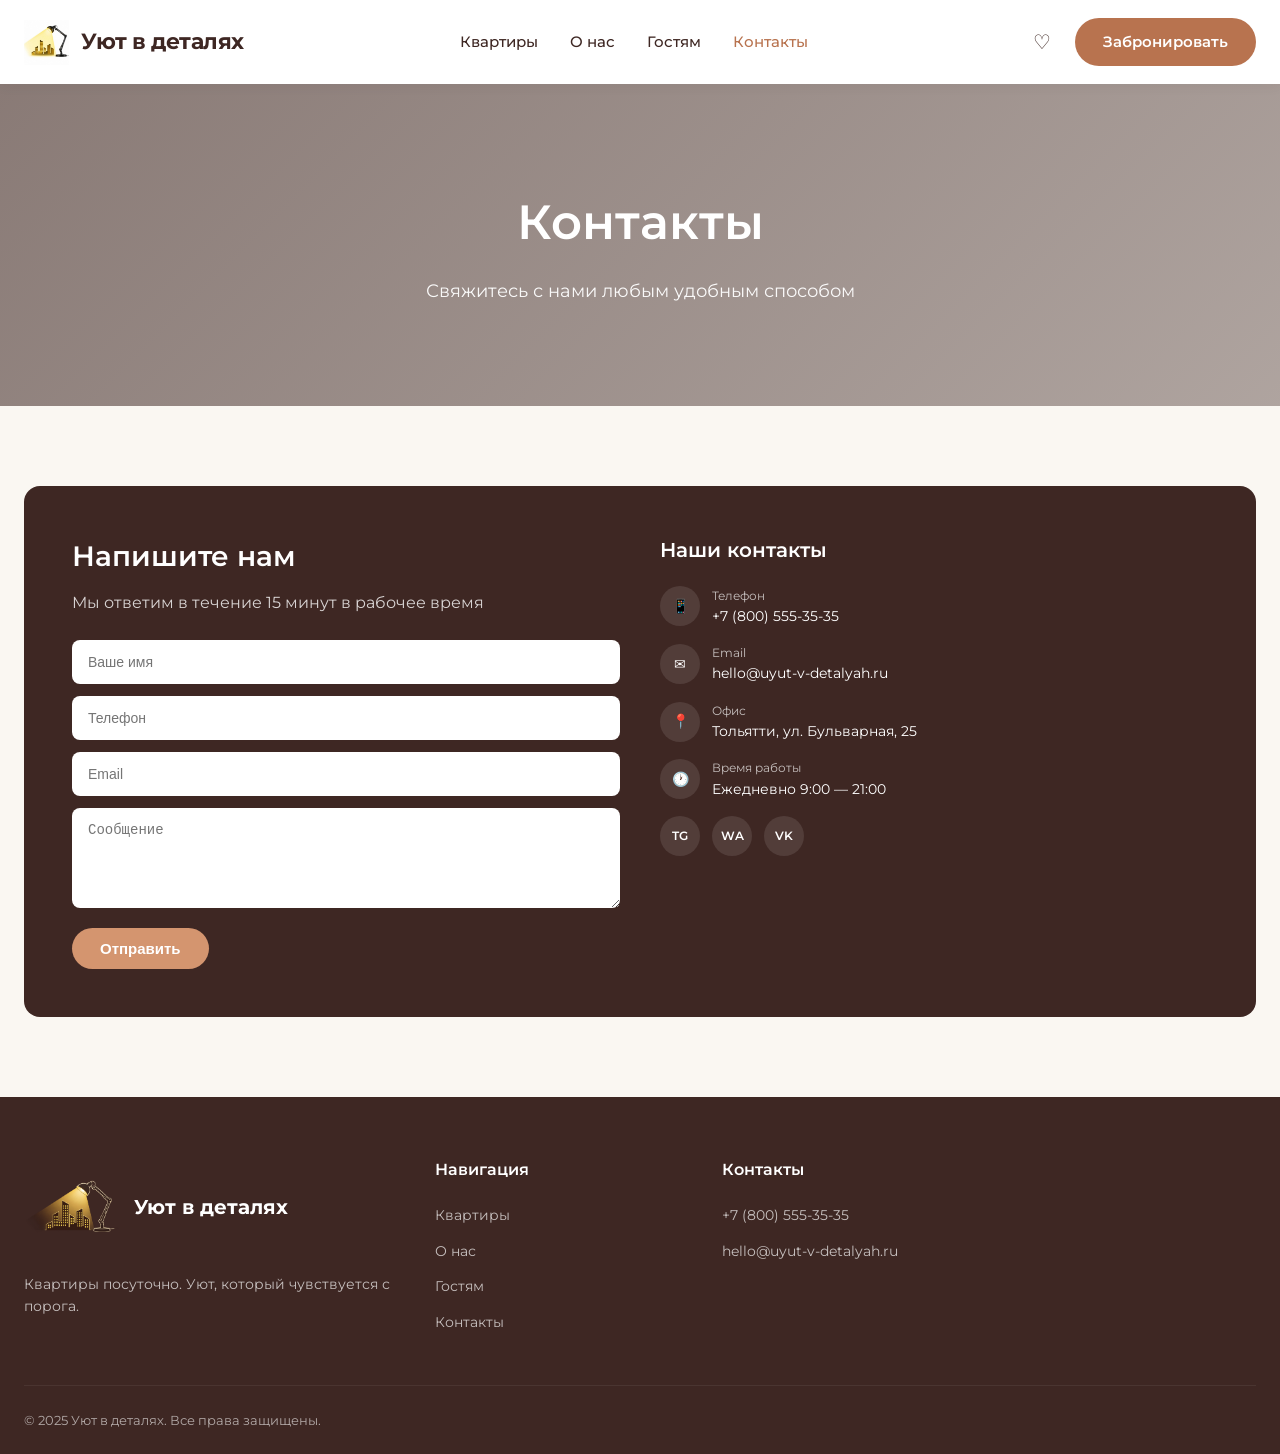
<file: contacts.html>
<!DOCTYPE html>
<html lang="ru">
<head>
  <meta charset="UTF-8">
  <meta name="viewport" content="width=device-width, initial-scale=1.0">
  <title>Контакты — Уют в деталях</title>
  <link rel="stylesheet" href="css/style.css">
  <link rel="stylesheet" href="css/contacts.css">
  <link rel="preconnect" href="https://fonts.googleapis.com">
  <link rel="preconnect" href="https://fonts.gstatic.com" crossorigin>
  <link href="https://fonts.googleapis.com/css2?family=Montserrat:wght@300;400;500;600;700&family=Playfair+Display:wght@400;600;700&display=swap" rel="stylesheet">
</head>
<body>

  <header class="header">
    <div class="container header-inner">
      <a class="logo" href="index.html">
        <img class="logo-ikon" src="img/logo.jpg" alt="Логотип">
        <span class="logo-text">Уют в деталях</span>
      </a>
      <nav class="nav">
        <a href="catalog.html">Квартиры</a>
        <a href="about.html">О нас</a>
        <a href="guests.html">Гостям</a>
        <a href="contacts.html" class="active">Контакты</a>
      </nav>
      <div class="header-actions">
        <button class="icon-btn" title="Избранное">♡</button>
        <a href="catalog.html" class="btn-primary">Забронировать</a>
      </div>
    </div>
  </header>

  <section class="about-hero">
    <div class="container">
      <h1>Контакты</h1>
      <p>Свяжитесь с нами любым удобным способом</p>
    </div>
  </section>

  <section class="section">
    <div class="container">
      <div class="contact-block contact-block-top">
        <div>
          <h3>Напишите нам</h3>
          <p>Мы ответим в течение 15 минут в рабочее время</p>
          <form class="contact-form" id="contact-form">
            <input type="text" placeholder="Ваше имя" required>
            <input type="tel" placeholder="Телефон" required>
            <input type="email" placeholder="Email" required>
            <textarea placeholder="Сообщение" required></textarea>
            <button type="submit" class="btn-primary btn-light">Отправить</button>
          </form>
        </div>
        <div>
          <h4>Наши контакты</h4>
          <div class="contact-item">
            <div class="contact-item-icon">📱</div>
            <div>
              <div class="contact-item-label">Телефон</div>
              <div>+7 (800) 555-35-35</div>
            </div>
          </div>
          <div class="contact-item">
            <div class="contact-item-icon">✉</div>
            <div>
              <div class="contact-item-label">Email</div>
              <div>hello@uyut-v-detalyah.ru</div>
            </div>
          </div>
          <div class="contact-item">
            <div class="contact-item-icon">📍</div>
            <div>
              <div class="contact-item-label">Офис</div>
              <div>Тольятти, ул. Бульварная, 25</div>
            </div>
          </div>
          <div class="contact-item">
            <div class="contact-item-icon">🕐</div>
            <div>
              <div class="contact-item-label">Время работы</div>
              <div>Ежедневно 9:00 — 21:00</div>
            </div>
          </div>
          <div class="footer-social footer-social-dark">
            <a href="#">TG</a>
            <a href="#">WA</a>
            <a href="#">VK</a>
          </div>
        </div>
      </div>
    </div>
  </section>

  <footer class="footer">
    <div class="container">
      <div class="footer-grid">
        <div>
          <div class="footer-logo">
            <img class="logo-ikon" src="img/logo.png" alt="Логотип Уют в деталях" style="height: 100px;">
            <span class="footer-logo-text">Уют в деталях</span>
          </div>
          <p class="footer-desc">Квартиры посуточно. Уют, который чувствуется с порога.</p>
        </div>
        <div>
          <h4>Навигация</h4>
          <ul class="footer-links">
            <li><a href="catalog.html">Квартиры</a></li>
            <li><a href="about.html">О нас</a></li>
            <li><a href="guests.html">Гостям</a></li>
            <li><a href="contacts.html">Контакты</a></li>
          </ul>
        </div>
        <div>
          <h4>Контакты</h4>
          <ul class="footer-links">
            <li><a href="tel:+78005553535">+7 (800) 555-35-35</a></li>
            <li><a href="mailto:hello@uyut-v-detalyah.ru">hello@uyut-v-detalyah.ru</a></li>
          </ul>
        </div>
      </div>
      <div class="footer-bottom">
        <div>© 2025 Уют в деталях. Все права защищены.</div>
      </div>
    </div>
  </footer>

  <script src="js/main.js"></script>
  <script src="js/contacts.js"></script>
</body>
</html>
</file>
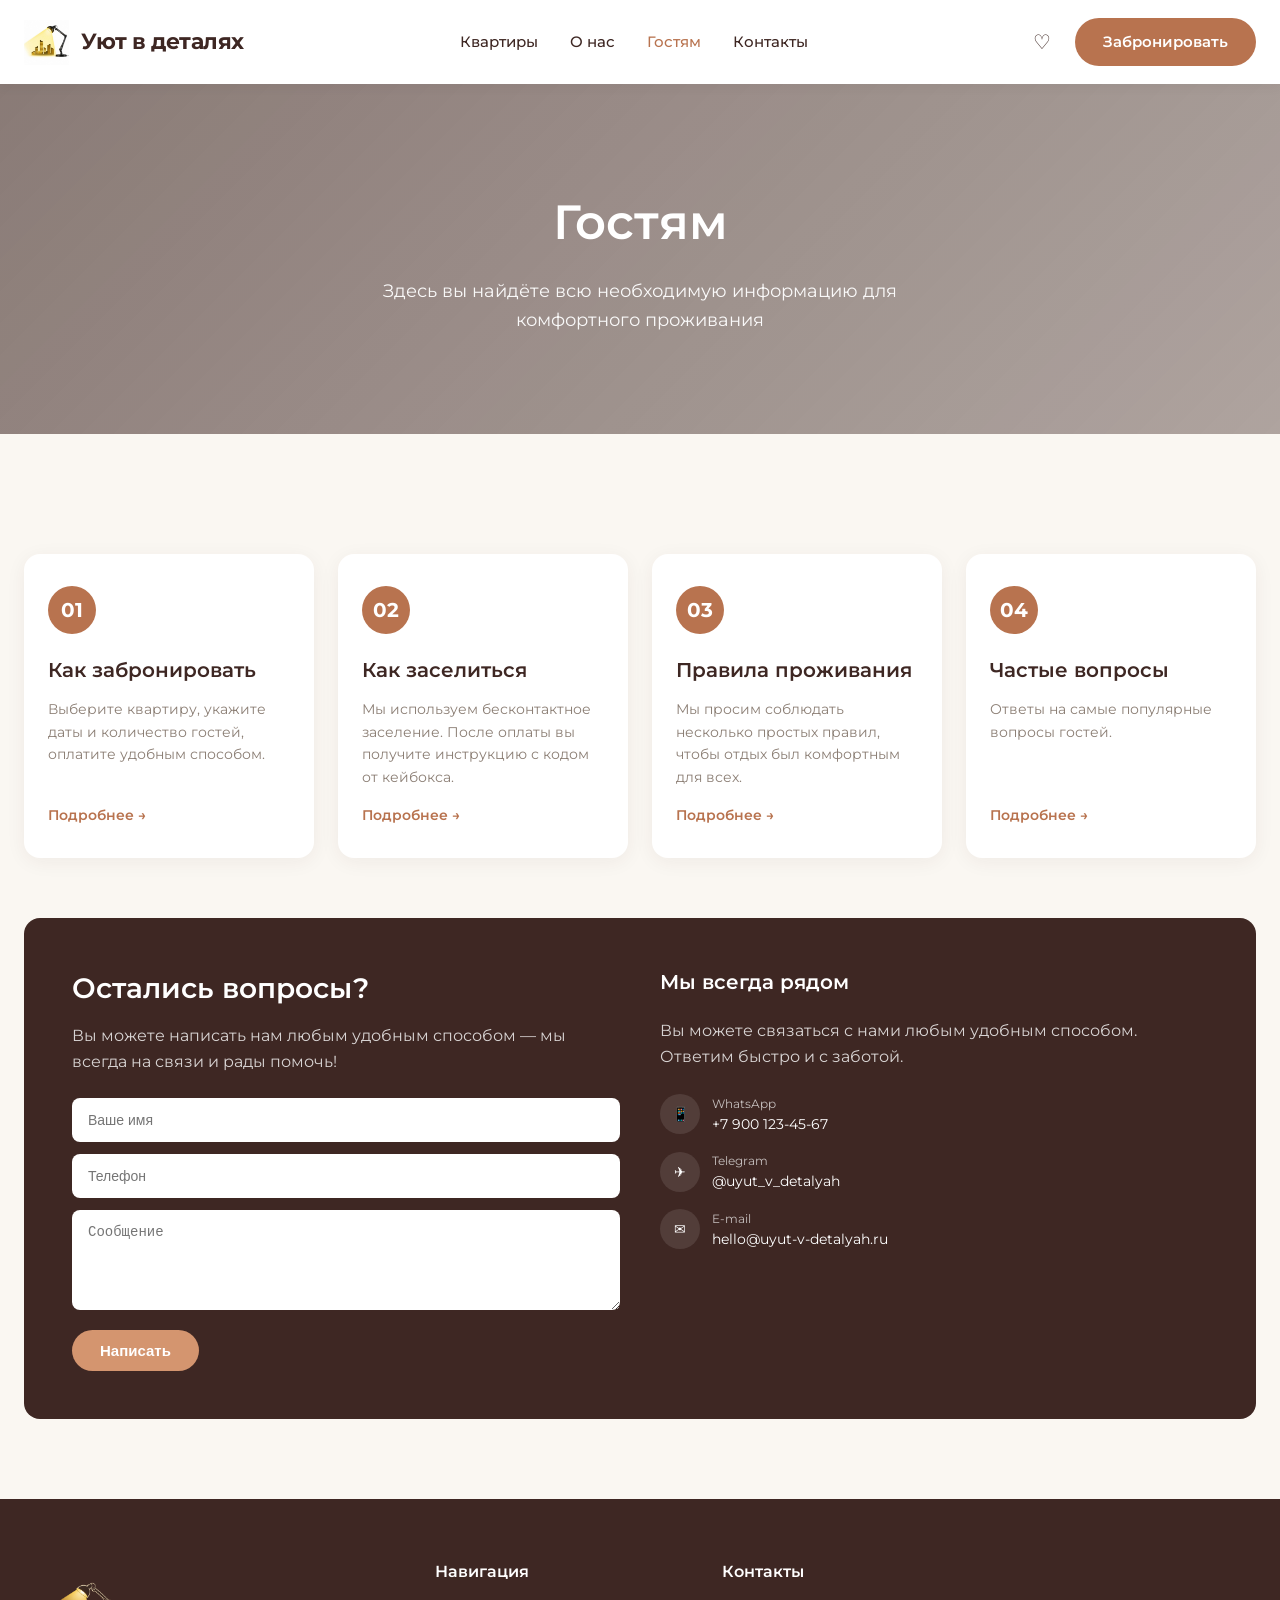
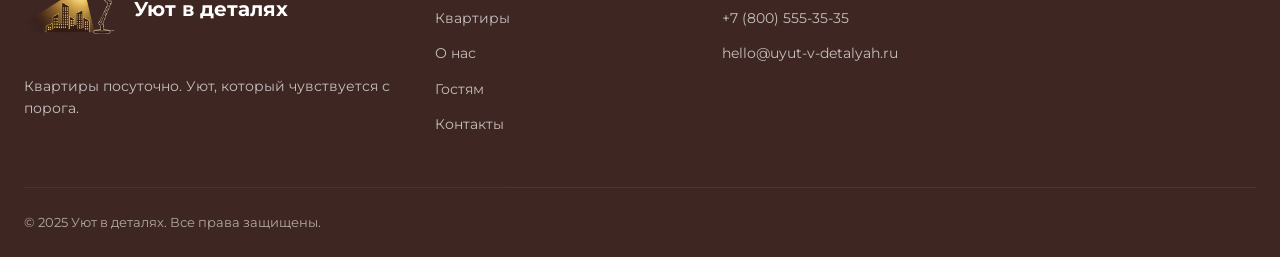
<file: guests.html>
<!DOCTYPE html>
<html lang="ru">
<head>
  <meta charset="UTF-8">
  <meta name="viewport" content="width=device-width, initial-scale=1.0">
  <title>Гостям — Уют в деталях</title>
  <link rel="stylesheet" href="css/style.css">
  <link rel="stylesheet" href="css/guests.css">
  <link rel="preconnect" href="https://fonts.googleapis.com">
  <link rel="preconnect" href="https://fonts.gstatic.com" crossorigin>
  <link href="https://fonts.googleapis.com/css2?family=Montserrat:wght@300;400;500;600;700&family=Playfair+Display:wght@400;600;700&display=swap" rel="stylesheet">
</head>
<body>

  <header class="header">
    <div class="container header-inner">
      <a class="logo" href="index.html">
        <img class="logo-ikon" src="img/logo.jpg" alt="Логотип">
        <span class="logo-text">Уют в деталях</span>
      </a>
      <nav class="nav">
        <a href="catalog.html">Квартиры</a>
        <a href="about.html">О нас</a>
        <a href="guests.html" class="active">Гостям</a>
        <a href="contacts.html">Контакты</a>
      </nav>
      <div class="header-actions">
        <button class="icon-btn" title="Избранное">♡</button>
        <a href="catalog.html" class="btn-primary">Забронировать</a>
      </div>
    </div>
  </header>

  <section class="about-hero">
    <div class="container">
      <h1>Гостям</h1>
      <p>Здесь вы найдёте всю необходимую информацию для комфортного проживания</p>
    </div>
  </section>

  <section class="section">
    <div class="container">
      <div class="steps-grid">
        <div class="step-card">
          <div class="step-number">01</div>
          <h3>Как забронировать</h3>
          <p>Выберите квартиру, укажите даты и количество гостей, оплатите удобным способом.</p>
          <a href="brone.html" class="step-link">Подробнее →</a>
        </div>
        <div class="step-card">
          <div class="step-number">02</div>
          <h3>Как заселиться</h3>
          <p>Мы используем бесконтактное заселение. После оплаты вы получите инструкцию с кодом от кейбокса.</p>
          <a href="zaselenie.html" class="step-link">Подробнее →</a>
        </div>
        <div class="step-card">
          <div class="step-number">03</div>
          <h3>Правила проживания</h3>
          <p>Мы просим соблюдать несколько простых правил, чтобы отдых был комфортным для всех.</p>
          <a href="pravila.html" class="step-link">Подробнее →</a>
        </div>
        <div class="step-card">
          <div class="step-number">04</div>
          <h3>Частые вопросы</h3>
          <p>Ответы на самые популярные вопросы гостей.</p>
          <a href="#" class="step-link">Подробнее →</a>
        </div>
      </div>

      <div class="contact-block">
        <div>
          <h3>Остались вопросы?</h3>
          <p>Вы можете написать нам любым удобным способом — мы всегда на связи и рады помочь!</p>
          <form class="contact-form" id="guest-form">
            <input type="text" placeholder="Ваше имя" required>
            <input type="tel" placeholder="Телефон" required>
            <textarea placeholder="Сообщение" required></textarea>
            <button type="submit" class="btn-primary btn-light">Написать</button>
          </form>
        </div>
        <div>
          <h4>Мы всегда рядом</h4>
          <p class="contact-desc">Вы можете связаться с нами любым удобным способом. Ответим быстро и с заботой.</p>
          <div class="contact-item">
            <div class="contact-item-icon">📱</div>
            <div>
              <div class="contact-item-label">WhatsApp</div>
              <div>+7 900 123-45-67</div>
            </div>
          </div>
          <div class="contact-item">
            <div class="contact-item-icon">✈</div>
            <div>
              <div class="contact-item-label">Telegram</div>
              <div>@uyut_v_detalyah</div>
            </div>
          </div>
          <div class="contact-item">
            <div class="contact-item-icon">✉</div>
            <div>
              <div class="contact-item-label">E-mail</div>
              <div>hello@uyut-v-detalyah.ru</div>
            </div>
          </div>
        </div>
      </div>
    </div>
  </section>

  <footer class="footer">
    <div class="container">
      <div class="footer-grid">
        <div>
          <div class="footer-logo">
            <img class="logo-ikon" src="img/logo.png" alt="Логотип Уют в деталях" style="height: 100px;">
            <span class="footer-logo-text">Уют в деталях</span>
          </div>
          <p class="footer-desc">Квартиры посуточно. Уют, который чувствуется с порога.</p>
        </div>
        <div>
          <h4>Навигация</h4>
          <ul class="footer-links">
            <li><a href="catalog.html">Квартиры</a></li>
            <li><a href="about.html">О нас</a></li>
            <li><a href="guests.html">Гостям</a></li>
            <li><a href="contacts.html">Контакты</a></li>
          </ul>
        </div>
        <div>
          <h4>Контакты</h4>
          <ul class="footer-links">
            <li><a href="tel:+78005553535">+7 (800) 555-35-35</a></li>
            <li><a href="mailto:hello@uyut-v-detalyah.ru">hello@uyut-v-detalyah.ru</a></li>
          </ul>
        </div>
      </div>
      <div class="footer-bottom">
        <div>© 2025 Уют в деталях. Все права защищены.</div>
      </div>
    </div>
  </footer>

  <script src="js/main.js"></script>
  <script src="js/guests.js"></script>
</body>
</html>
</file>
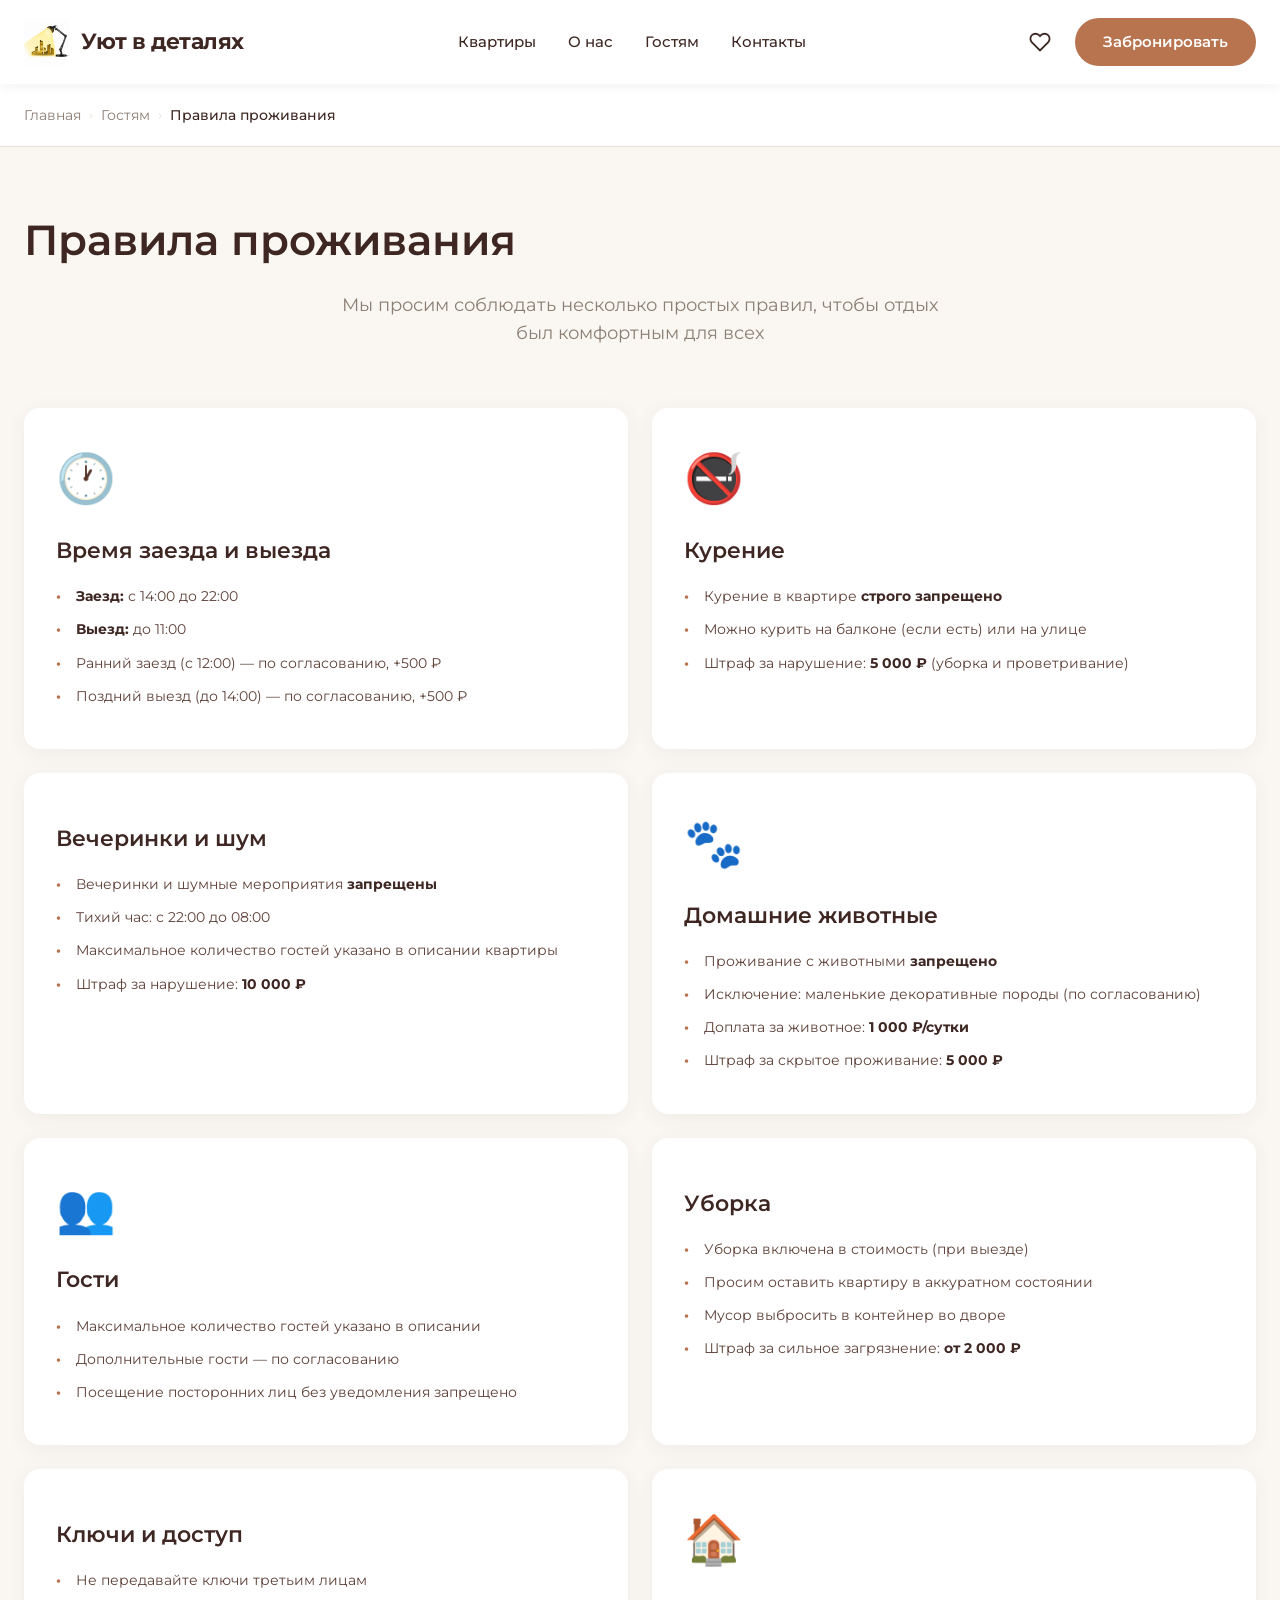
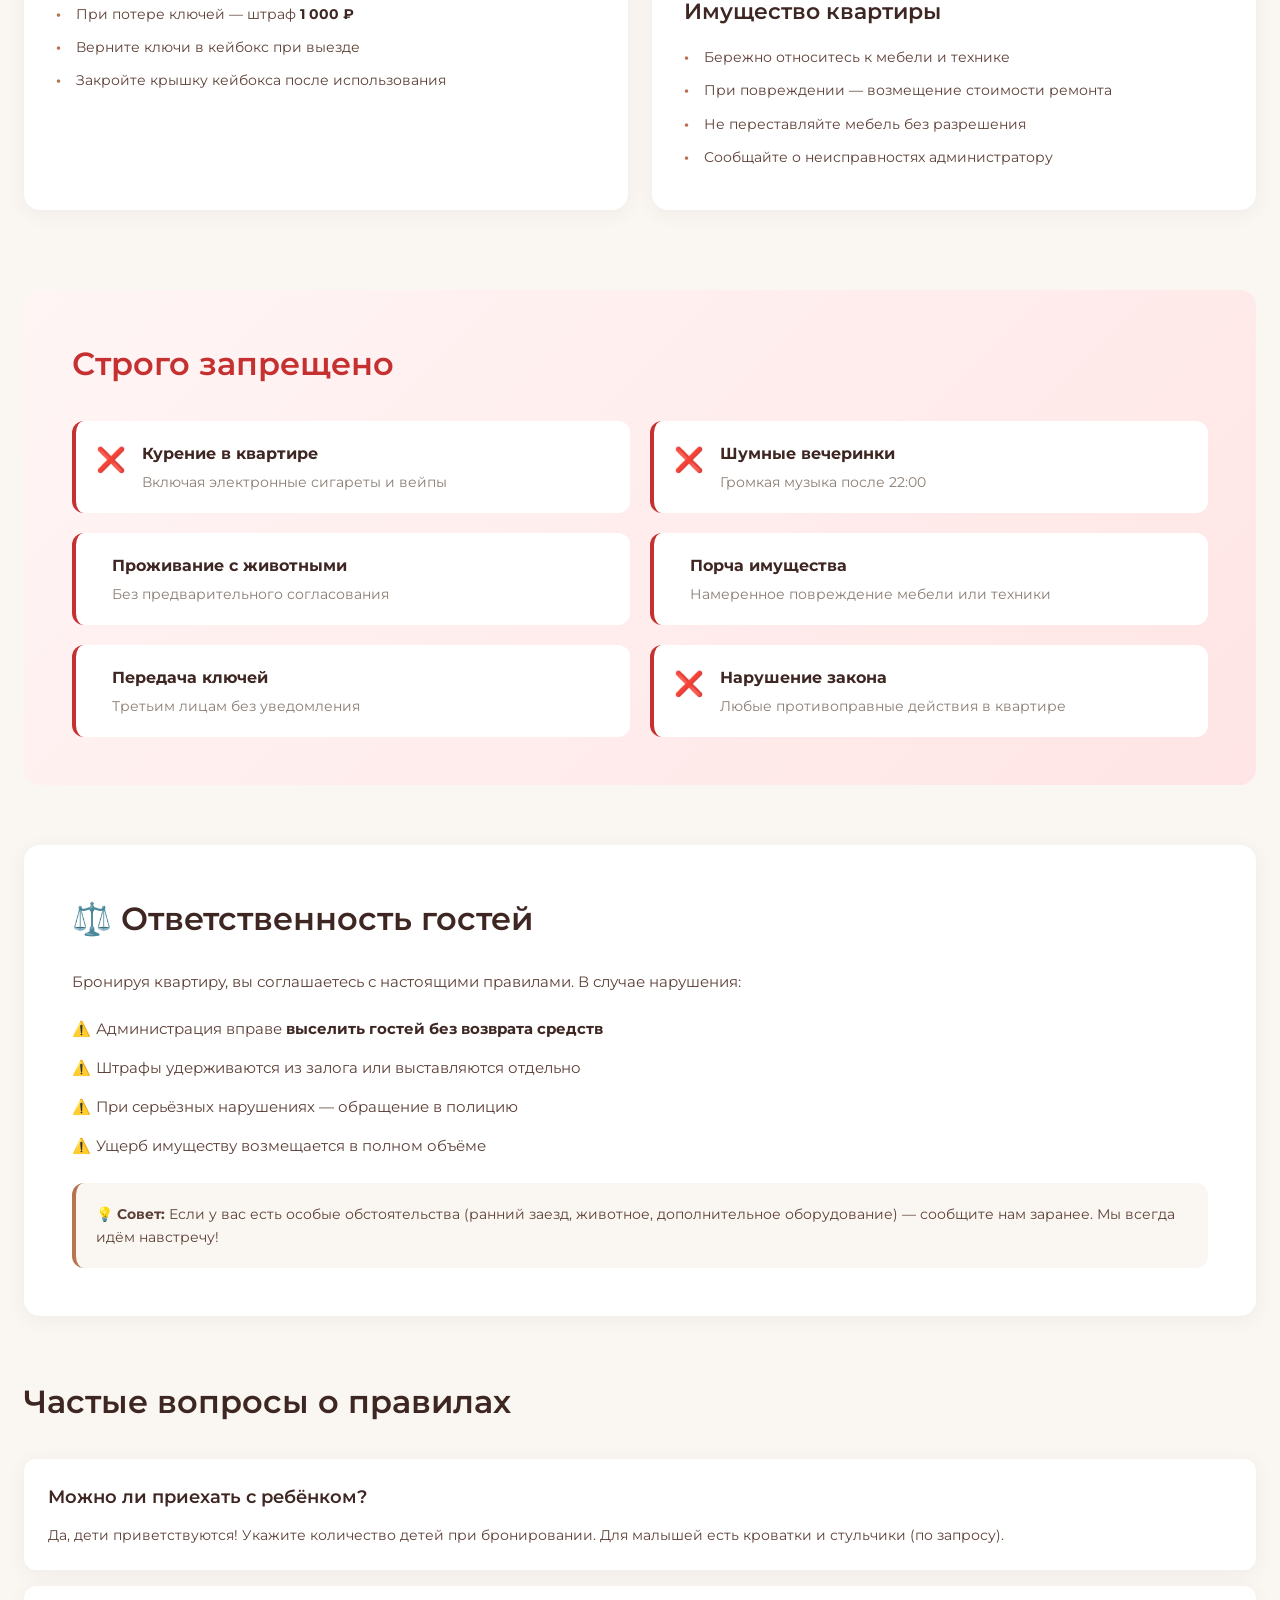
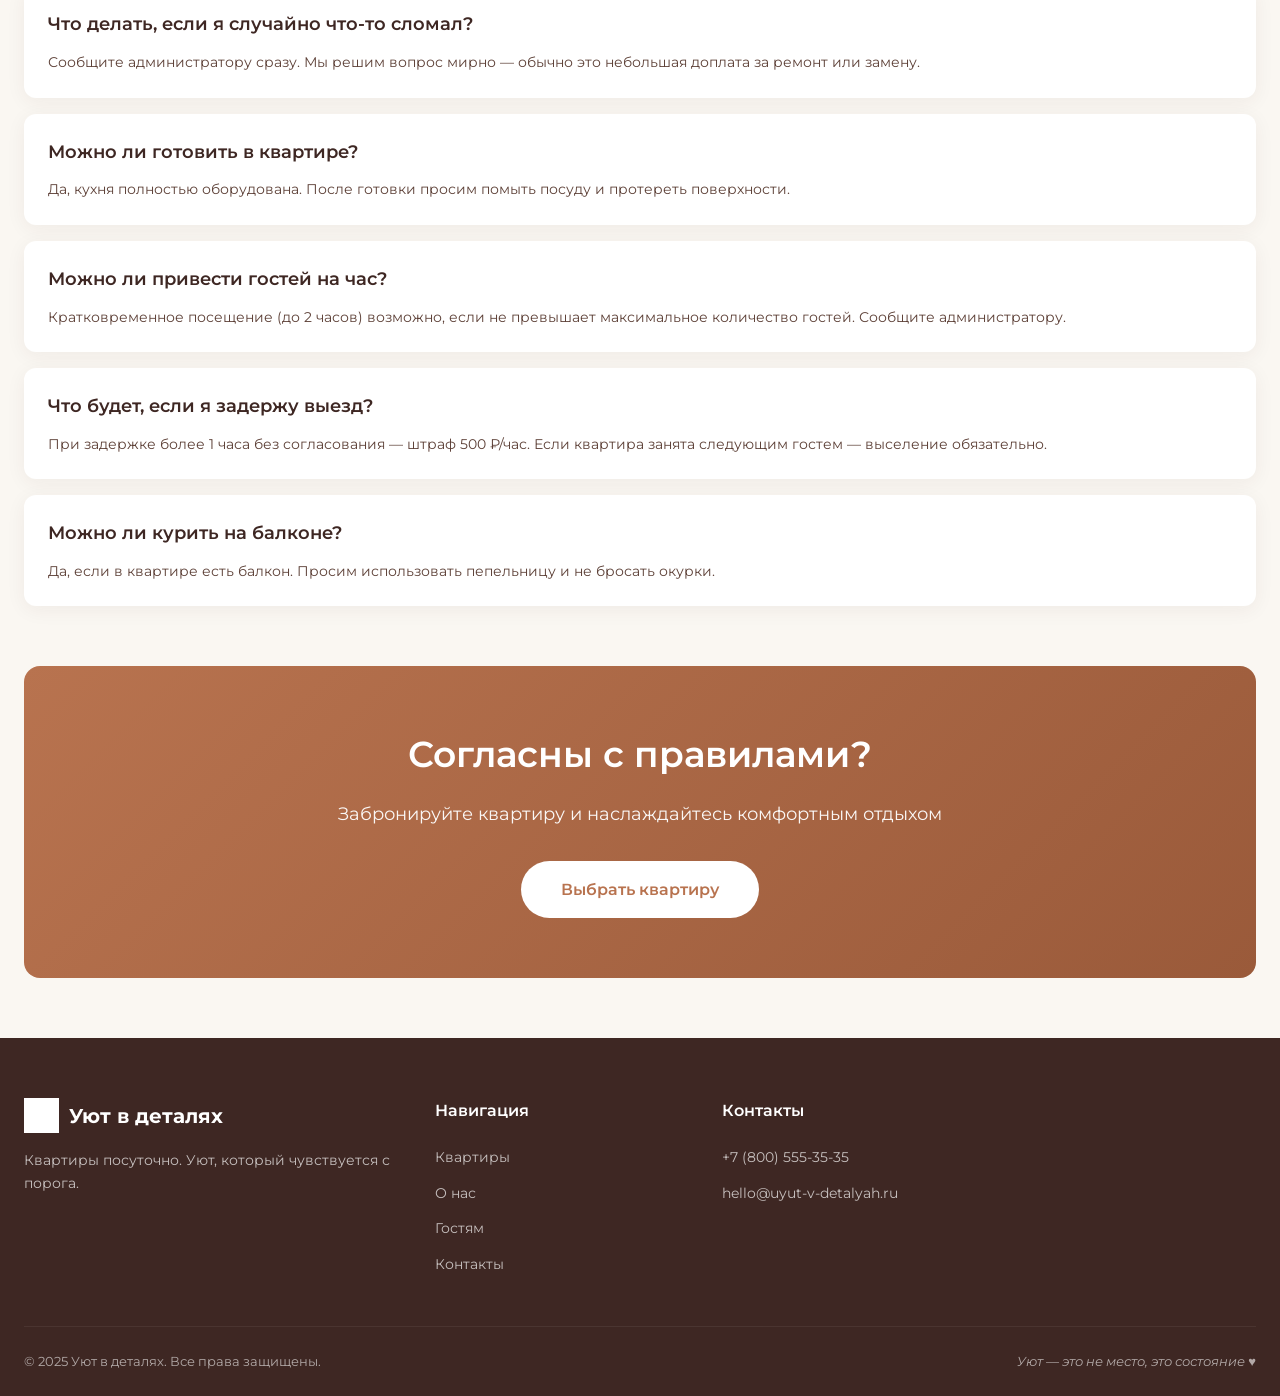
<file: pravila.html>
<!DOCTYPE html>
<html lang="ru">
<head>
  <meta charset="UTF-8">
  <meta name="viewport" content="width=device-width, initial-scale=1.0">
  <title>Правила проживания — Уют в деталях</title>
  <link rel="stylesheet" href="css/style.css">
  <link rel="stylesheet" href="css/pravila.css">
  <link rel="preconnect" href="https://fonts.googleapis.com">
  <link rel="preconnect" href="https://fonts.gstatic.com" crossorigin>
  <link href="https://fonts.googleapis.com/css2?family=Montserrat:wght@300;400;500;600;700&family=Playfair+Display:wght@400;600;700&display=swap" rel="stylesheet">
</head>
<body>

  <!-- HEADER -->
  <header class="header">
    <div class="container header-inner">
      <a class="logo" href="index.html">
        <img class="logo-ikon" src="img/logo.jpg" alt="Логотип">
        <span class="logo-text">Уют в деталях</span>
      </a>
      <nav class="nav">
        <a href="catalog.html">Квартиры</a>
        <a href="about.html">О нас</a>
        <a href="guests.html">Гостям</a>
        <a href="contacts.html">Контакты</a>
      </nav>
      <div class="header-actions">
        <button class="icon-btn" title="Избранное">
          <svg width="22" height="22" viewBox="0 0 24 24" fill="none" stroke="currentColor" stroke-width="2">
            <path d="M20.84 4.61a5.5 5.5 0 0 0-7.78 0L12 5.67l-1.06-1.06a5.5 5.5 0 0 0-7.78 7.78l1.06 1.06L12 21.23l7.78-7.78 1.06-1.06a5.5 5.5 0 0 0 0-7.78z"/>
          </svg>
        </button>
        <a href="catalog.html" class="btn-primary">Забронировать</a>
      </div>
    </div>
  </header>

  <!-- ХЛЕБНЫЕ КРОШКИ -->
  <div class="breadcrumbs">
    <div class="container">
      <a href="index.html">Главная</a>
      <span>›</span>
      <a href="guests.html">Гостям</a>
      <span>›</span>
      <span class="current">Правила проживания</span>
    </div>
  </div>

  <!-- ОСНОВНОЙ КОНТЕНТ -->
  <section class="rules-section">
    <div class="container">
      <h1>Правила проживания</h1>
      <p class="section-subtitle">Мы просим соблюдать несколько простых правил, чтобы отдых был комфортным для всех</p>

      <!-- ОСНОВНЫЕ ПРАВИЛА -->
      <div class="rules-grid">
        
        <!-- Правило 1 -->
        <div class="rule-card">
          <div class="rule-icon">🕐</div>
          <h3>Время заезда и выезда</h3>
          <ul>
            <li><strong>Заезд:</strong> с 14:00 до 22:00</li>
            <li><strong>Выезд:</strong> до 11:00</li>
            <li>Ранний заезд (с 12:00) — по согласованию, +500 ₽</li>
            <li>Поздний выезд (до 14:00) — по согласованию, +500 ₽</li>
          </ul>
        </div>

        <!-- Правило 2 -->
        <div class="rule-card">
          <div class="rule-icon">🚭</div>
          <h3>Курение</h3>
          <ul>
            <li>Курение в квартире <strong>строго запрещено</strong></li>
            <li>Можно курить на балконе (если есть) или на улице</li>
            <li>Штраф за нарушение: <strong>5 000 ₽</strong> (уборка и проветривание)</li>
          </ul>
        </div>

        <!-- Правило 3 -->
        <div class="rule-card">
          <div class="rule-icon"></div>
          <h3>Вечеринки и шум</h3>
          <ul>
            <li>Вечеринки и шумные мероприятия <strong>запрещены</strong></li>
            <li>Тихий час: с 22:00 до 08:00</li>
            <li>Максимальное количество гостей указано в описании квартиры</li>
            <li>Штраф за нарушение: <strong>10 000 ₽</strong></li>
          </ul>
        </div>

        <!-- Правило 4 -->
        <div class="rule-card">
          <div class="rule-icon">🐾</div>
          <h3>Домашние животные</h3>
          <ul>
            <li>Проживание с животными <strong>запрещено</strong></li>
            <li>Исключение: маленькие декоративные породы (по согласованию)</li>
            <li>Доплата за животное: <strong>1 000 ₽/сутки</strong></li>
            <li>Штраф за скрытое проживание: <strong>5 000 ₽</strong></li>
          </ul>
        </div>

        <!-- Правило 5 -->
        <div class="rule-card">
          <div class="rule-icon">👥</div>
          <h3>Гости</h3>
          <ul>
            <li>Максимальное количество гостей указано в описании</li>
            <li>Дополнительные гости — по согласованию</li>
            <li>Посещение посторонних лиц без уведомления запрещено</li>
          </ul>
        </div>

        <!-- Правило 6 -->
        <div class="rule-card">
          <div class="rule-icon"></div>
          <h3>Уборка</h3>
          <ul>
            <li>Уборка включена в стоимость (при выезде)</li>
            <li>Просим оставить квартиру в аккуратном состоянии</li>
            <li>Мусор выбросить в контейнер во дворе</li>
            <li>Штраф за сильное загрязнение: <strong>от 2 000 ₽</strong></li>
          </ul>
        </div>

        <!-- Правило 7 -->
        <div class="rule-card">
          <div class="rule-icon"></div>
          <h3>Ключи и доступ</h3>
          <ul>
            <li>Не передавайте ключи третьим лицам</li>
            <li>При потере ключей — штраф <strong>1 000 ₽</strong></li>
            <li>Верните ключи в кейбокс при выезде</li>
            <li>Закройте крышку кейбокса после использования</li>
          </ul>
        </div>

        <!-- Правило 8 -->
        <div class="rule-card">
          <div class="rule-icon">🏠</div>
          <h3>Имущество квартиры</h3>
          <ul>
            <li>Бережно относитесь к мебели и технике</li>
            <li>При повреждении — возмещение стоимости ремонта</li>
            <li>Не переставляйте мебель без разрешения</li>
            <li>Сообщайте о неисправностях администратору</li>
          </ul>
        </div>

      </div>

      <!-- ЗАПРЕТЫ -->
      <div class="prohibitions-block">
        <h2> Строго запрещено</h2>
        <div class="prohibitions-list">
          <div class="prohibition-item">
            <span class="prohibition-icon">❌</span>
            <div>
              <strong>Курение в квартире</strong>
              <p>Включая электронные сигареты и вейпы</p>
            </div>
          </div>
          <div class="prohibition-item">
            <span class="prohibition-icon">❌</span>
            <div>
              <strong>Шумные вечеринки</strong>
              <p>Громкая музыка после 22:00</p>
            </div>
          </div>
          <div class="prohibition-item">
            <span class="prohibition-icon"></span>
            <div>
              <strong>Проживание с животными</strong>
              <p>Без предварительного согласования</p>
            </div>
          </div>
          <div class="prohibition-item">
            <span class="prohibition-icon"></span>
            <div>
              <strong>Порча имущества</strong>
              <p>Намеренное повреждение мебели или техники</p>
            </div>
          </div>
          <div class="prohibition-item">
            <span class="prohibition-icon"></span>
            <div>
              <strong>Передача ключей</strong>
              <p>Третьим лицам без уведомления</p>
            </div>
          </div>
          <div class="prohibition-item">
            <span class="prohibition-icon">❌</span>
            <div>
              <strong>Нарушение закона</strong>
              <p>Любые противоправные действия в квартире</p>
            </div>
          </div>
        </div>
      </div>

      <!-- ОТВЕТСТВЕННОСТЬ -->
      <div class="responsibility-block">
        <h2>⚖️ Ответственность гостей</h2>
        <div class="responsibility-content">
          <p>Бронируя квартиру, вы соглашаетесь с настоящими правилами. В случае нарушения:</p>
          <ul>
            <li>Администрация вправе <strong>выселить гостей без возврата средств</strong></li>
            <li>Штрафы удерживаются из залога или выставляются отдельно</li>
            <li>При серьёзных нарушениях — обращение в полицию</li>
            <li>Ущерб имуществу возмещается в полном объёме</li>
          </ul>
          <div class="info-box">
            <strong>💡 Совет:</strong> Если у вас есть особые обстоятельства (ранний заезд, животное, дополнительное оборудование) — сообщите нам заранее. Мы всегда идём навстречу!
          </div>
        </div>
      </div>

      <!-- FAQ -->
      <div class="rules-faq">
        <h2>Частые вопросы о правилах</h2>
        
        <div class="faq-item">
          <h3>Можно ли приехать с ребёнком?</h3>
          <p>Да, дети приветствуются! Укажите количество детей при бронировании. Для малышей есть кроватки и стульчики (по запросу).</p>
        </div>

        <div class="faq-item">
          <h3>Что делать, если я случайно что-то сломал?</h3>
          <p>Сообщите администратору сразу. Мы решим вопрос мирно — обычно это небольшая доплата за ремонт или замену.</p>
        </div>

        <div class="faq-item">
          <h3>Можно ли готовить в квартире?</h3>
          <p>Да, кухня полностью оборудована. После готовки просим помыть посуду и протереть поверхности.</p>
        </div>

        <div class="faq-item">
          <h3>Можно ли привести гостей на час?</h3>
          <p>Кратковременное посещение (до 2 часов) возможно, если не превышает максимальное количество гостей. Сообщите администратору.</p>
        </div>

        <div class="faq-item">
          <h3>Что будет, если я задержу выезд?</h3>
          <p>При задержке более 1 часа без согласования — штраф 500 ₽/час. Если квартира занята следующим гостем — выселение обязательно.</p>
        </div>

        <div class="faq-item">
          <h3>Можно ли курить на балконе?</h3>
          <p>Да, если в квартире есть балкон. Просим использовать пепельницу и не бросать окурки.</p>
        </div>
      </div>

      <!-- CTA -->
      <div class="rules-cta">
        <h2>Согласны с правилами?</h2>
        <p>Забронируйте квартиру и наслаждайтесь комфортным отдыхом</p>
        <a href="catalog.html" class="btn-primary btn-large">Выбрать квартиру</a>
      </div>

    </div>
  </section>

  <!-- FOOTER -->
  <footer class="footer">
    <div class="container">
      <div class="footer-grid">
        <div>
          <div class="footer-logo">
            <img class="logo-ikon" src="img/logo.jpg" alt="Логотип" style="height: 35px; filter: brightness(0) invert(1);">
            <span class="footer-logo-text">Уют в деталях</span>
          </div>
          <p class="footer-desc">Квартиры посуточно. Уют, который чувствуется с порога.</p>
        </div>
        <div>
          <h4>Навигация</h4>
          <ul class="footer-links">
            <li><a href="catalog.html">Квартиры</a></li>
            <li><a href="about.html">О нас</a></li>
            <li><a href="guests.html">Гостям</a></li>
            <li><a href="contacts.html">Контакты</a></li>
          </ul>
        </div>
        <div>
          <h4>Контакты</h4>
          <ul class="footer-links">
            <li><a href="tel:+78005553535">+7 (800) 555-35-35</a></li>
            <li><a href="mailto:hello@uyut-v-detalyah.ru">hello@uyut-v-detalyah.ru</a></li>
          </ul>
        </div>
      </div>
      <div class="footer-bottom">
        <div>© 2025 Уют в деталях. Все права защищены.</div>
        <div class="footer-tagline">Уют — это не место, это состояние ♥</div>
      </div>
    </div>
  </footer>

  <script src="js/main.js"></script>
</body>
</html>
</file>
<file: css/style.css>
@import url('https://fonts.googleapis.com/css2?family=Montserrat:wght@300;400;500;600;700&family=Playfair+Display:wght@400;600;700&display=swap');

:root {
  --terracotta: #B8734F;
  --terracotta-light: #D4956F;
  --terracotta-dark: #9A5A3A;
  --chocolate: #3E2723;
  --chocolate-light: #5D4037;
  --cream: #FAF7F2;
  --cream-dark: #F0EBE3;
  --white: #FFFFFF;
  --gray: #8B7E74;
  --gray-light: #E8E2DA;
}

* {
  margin: 0;
  padding: 0;
  box-sizing: border-box;
}

body {
  font-family: 'Montserrat', sans-serif;
  color: var(--chocolate);
  background: var(--cream);
  line-height: 1.6;
}

h1, h2, h3, h4 {
  font-weight: 600;
}

a {
  text-decoration: none;
  color: inherit;
}

img {
  max-width: 100%;
  display: block;
}

.container {
  max-width: 1280px;
  margin: 0 auto;
  padding: 0 24px;
}

/* ===== HEADER ===== */
.header {
  background: var(--white);
  padding: 18px 0;
  position: sticky;
  top: 0;
  z-index: 100;
  box-shadow: 0 2px 12px rgba(62, 39, 35, 0.06);
}

.header-inner {
  display: flex;
  align-items: center;
  justify-content: space-between;
}

.logo {
  display: flex;
  align-items: center;
  gap: 12px;
  cursor: pointer;
}

.logo-ikon {
  height: 45px;
  width: auto;
  object-fit: contain;
  display: block;
}

.logo-text {
  font-size: 22px;
  font-weight: 700;
  color: var(--chocolate);
  letter-spacing: -0.5px;
}

.nav {
  display: flex;
  gap: 32px;
}

.nav a {
  text-decoration: none;
  color: var(--chocolate);
  font-size: 15px;
  font-weight: 500;
  transition: color 0.2s;
}

.nav a:hover,
.nav a.active {
  color: var(--terracotta);
}

.header-actions {
  display: flex;
  align-items: center;
  gap: 16px;
}

.icon-btn {
  background: none;
  border: none;
  cursor: pointer;
  color: var(--chocolate);
  padding: 8px;
  transition: color 0.2s;
  display: flex;
  align-items: center;
  font-size: 20px;
}

.icon-btn:hover {
  color: var(--terracotta);
}

.btn-primary {
  background: var(--terracotta);
  color: var(--white);
  border: none;
  padding: 12px 28px;
  border-radius: 50px;
  font-size: 15px;
  font-weight: 600;
  cursor: pointer;
  transition: all 0.3s;
  text-decoration: none;
  display: inline-block;
}

.btn-primary:hover {
  background: var(--terracotta-dark);
  transform: translateY(-2px);
  box-shadow: 0 6px 20px rgba(184, 115, 79, 0.3);
}

.btn-outline {
  background: transparent;
  color: var(--terracotta);
  border: 1.5px solid var(--terracotta);
  padding: 10px 24px;
  border-radius: 50px;
  font-size: 14px;
  font-weight: 600;
  cursor: pointer;
  transition: all 0.3s;
  text-decoration: none;
  display: inline-block;
}

.btn-outline:hover {
  background: var(--terracotta);
  color: var(--white);
}

.btn-full {
  width: 100%;
}

.btn-light {
  background: var(--terracotta-light);
}

/* ===== HERO ===== */
/* ===== HERO ===== */
.hero {
  position: relative;
  min-height: 550px; /* Чуть выше, чтобы дать больше "воздуха" фото */
  background: linear-gradient(135deg, rgba(62, 39, 35, 0.5), rgba(62, 39, 35, 0.3)),
              url('https://images.unsplash.com/photo-1522708323590-d24dbb6b0267?w=1600') center/cover;
  display: flex;
  align-items: center;
  padding: 80px 0 120px; /* Большой отступ снизу, чтобы текст не прилипал к форме */
}

.hero-content {
  color: var(--white);
  max-width: 600px;
}

.hero h1 {
  font-size: 56px;
  line-height: 1.1;
  margin-bottom: 16px;
  color: var(--white);
}

.hero-subtitle {
  font-size: 20px;
  margin-bottom: 20px;
  opacity: 0.95;
  font-weight: 400;
  color: var(--white);
}

.hero-cities {
  display: flex;
  gap: 8px;
  align-items: center;
  font-size: 15px;
  opacity: 0.9;
  color: var(--white);
}

/* ===== SEARCH SECTION & FORM ===== */
.search-section {
  margin-top: -70px; /* Форма "наезжает" на нижний край фото */
  position: relative;
  z-index: 10;
  margin-bottom: 60px; /* Отступ до следующего блока с городами */
}

.search-form {
  background: rgba(255, 255, 255, 0.95); /* Почти непрозрачный, но с глубиной */
  backdrop-filter: blur(12px); /* Красивое размытие фона под формой */
  -webkit-backdrop-filter: blur(12px);
  border-radius: 16px;
  padding: 16px;
  display: grid;
  grid-template-columns: 1.2fr 1.5fr 1fr auto;
  gap: 12px;
  box-shadow: 0 20px 60px rgba(62, 39, 35, 0.15);
  max-width: 900px;
  margin: 0 auto; /* Идеальное центрирование */
}

.search-field {
  display: flex;
  flex-direction: column;
  gap: 4px;
  padding: 8px 16px;
  border-right: 1px solid var(--gray-light);
}

.search-field:last-of-type {
  border-right: none;
}

.search-field label {
  font-size: 11px;
  font-weight: 600;
  color: var(--chocolate);
  text-transform: uppercase;
  letter-spacing: 0.5px;
}

.search-field select,
.search-field input {
  border: none;
  outline: none;
  font-size: 14px;
  color: var(--chocolate);
  background: transparent;
  cursor: pointer;
  width: 100%;
  font-family: 'Montserrat', sans-serif;
}

.search-btn {
  background: var(--terracotta);
  color: var(--white);
  border: none;
  padding: 0 28px;
  border-radius: 12px;
  font-size: 15px;
  font-weight: 600;
  cursor: pointer;
  transition: all 0.3s;
  display: flex;
  align-items: center;
  justify-content: center;
  gap: 8px;
  font-family: 'Montserrat', sans-serif;
}

.search-btn:hover {
  background: var(--terracotta-dark);
  transform: translateY(-2px);
}
/* ===== SECTIONS ===== */
.section {
  padding: 80px 0;
}

.section-white {
  background: var(--white);
}

.section-header {
  display: flex;
  justify-content: space-between;
  align-items: flex-end;
  margin-bottom: 40px;
}

.section-title {
  font-size: 36px;
  color: var(--chocolate);
  position: relative;
  padding-left: 20px;
}

.section-title::before {
  content: '';
  position: absolute;
  left: 0;
  top: 50%;
  transform: translateY(-50%);
  width: 4px;
  height: 32px;
  background: var(--terracotta);
  border-radius: 2px;
}

.section-title-center {
  font-size: 36px;
  text-align: center;
  margin-bottom: 12px;
}

.section-subtitle {
  text-align: center;
  color: var(--gray);
  max-width: 600px;
  margin: 0 auto 40px;
}

.section-link {
  color: var(--terracotta);
  text-decoration: none;
  font-size: 15px;
  font-weight: 600;
  display: flex;
  align-items: center;
  gap: 6px;
  cursor: pointer;
}

.section-link:hover {
  text-decoration: underline;
}

/* ===== PAGE TITLES ===== */
.page-title {
  font-size: 42px;
  margin-bottom: 8px;
}

.page-subtitle {
  color: var(--gray);
  margin-bottom: 32px;
}

/* ===== CITY CARDS ===== */
.cities-grid {
  display: grid;
  grid-template-columns: repeat(3, 1fr);
  gap: 24px;
}

.city-card {
  position: relative;
  height: 280px;
  border-radius: 16px;
  overflow: hidden;
  cursor: pointer;
  transition: transform 0.3s;
  display: block;
}

.city-card:hover {
  transform: translateY(-4px);
}

.city-card img {
  width: 100%;
  height: 100%;
  object-fit: cover;
}

.city-card-overlay {
  position: absolute;
  inset: 0;
  background: linear-gradient(to top, rgba(62, 39, 35, 0.85), transparent 60%);
  padding: 24px;
  display: flex;
  flex-direction: column;
  justify-content: flex-end;
  color: var(--white);
}

.city-card-overlay h3 {
  font-size: 24px;
  margin-bottom: 4px;
  color: var(--white);
}

.city-card-overlay p {
  font-size: 14px;
  opacity: 0.9;
  color: var(--white);
}

.city-card-arrow {
  position: absolute;
  top: 20px;
  right: 20px;
  width: 40px;
  height: 40px;
  background: var(--white);
  border-radius: 50%;
  display: flex;
  align-items: center;
  justify-content: center;
  color: var(--chocolate);
  transition: all 0.3s;
  font-size: 20px;
}

.city-card:hover .city-card-arrow {
  background: var(--terracotta);
  color: var(--white);
}

/* ===== APARTMENT CARDS ===== */
.apartments-grid {
  display: grid;
  grid-template-columns: repeat(4, 1fr);
  gap: 24px;
}

.apartments-grid-2 {
  grid-template-columns: repeat(2, 1fr);
}

.apartment-card {
  background: var(--white);
  border-radius: 16px;
  overflow: hidden;
  transition: all 0.3s;
  box-shadow: 0 4px 20px rgba(62, 39, 35, 0.06);
}

.apartment-card:hover {
  transform: translateY(-6px);
  box-shadow: 0 12px 40px rgba(62, 39, 35, 0.12);
}

.apartment-image {
  position: relative;
  height: 220px;
  overflow: hidden;
}

.apartment-image img {
  width: 100%;
  height: 100%;
  object-fit: cover;
  transition: transform 0.5s;
}

.apartment-card:hover .apartment-image img {
  transform: scale(1.05);
}

.badge {
  position: absolute;
  top: 12px;
  left: 12px;
  background: var(--terracotta);
  color: var(--white);
  padding: 4px 12px;
  border-radius: 20px;
  font-size: 12px;
  font-weight: 600;
}

.favorite-btn {
  position: absolute;
  top: 12px;
  right: 12px;
  width: 36px;
  height: 36px;
  background: var(--white);
  border: none;
  border-radius: 50%;
  cursor: pointer;
  display: flex;
  align-items: center;
  justify-content: center;
  transition: all 0.3s;
  font-size: 18px;
  color: var(--gray);
}

.favorite-btn:hover {
  background: var(--terracotta);
  color: var(--white);
}

.apartment-info {
  padding: 20px;
}

.apartment-info h3 {
  font-size: 18px;
  margin-bottom: 8px;
  font-weight: 600;
}

.apartment-location {
  font-size: 13px;
  color: var(--gray);
  margin-bottom: 12px;
  display: flex;
  align-items: center;
  gap: 4px;
}

.apartment-meta {
  display: flex;
  gap: 16px;
  font-size: 13px;
  color: var(--gray);
  margin-bottom: 16px;
  flex-wrap: wrap;
}

.apartment-meta span {
  display: flex;
  align-items: center;
  gap: 4px;
}

.apartment-footer {
  display: flex;
  justify-content: space-between;
  align-items: center;
  padding-top: 16px;
  border-top: 1px solid var(--gray-light);
}

.apartment-price {
  font-size: 18px;
  font-weight: 700;
  color: var(--chocolate);
}

.apartment-price small {
  font-size: 13px;
  font-weight: 400;
  color: var(--gray);
}

/* ===== FEATURES ===== */
.features-section {
  background: var(--white);
}

.features-grid {
  display: grid;
  grid-template-columns: 1fr 1.5fr 1fr;
  gap: 40px;
  align-items: center;
}

.feature-image {
  height: 320px;
  border-radius: 16px;
  overflow: hidden;
}

.feature-image img {
  width: 100%;
  height: 100%;
  object-fit: cover;
}

.features-content h2 {
  font-size: 36px;
  margin-bottom: 12px;
  color: var(--chocolate);
}

.features-content > p {
  color: var(--gray);
  margin-bottom: 32px;
}

.features-list {
  display: grid;
  grid-template-columns: repeat(5, 1fr);
  gap: 20px;
}

.feature-item {
  text-align: center;
}

.feature-icon {
  width: 56px;
  height: 56px;
  background: var(--cream);
  border-radius: 16px;
  display: flex;
  align-items: center;
  justify-content: center;
  margin: 0 auto 12px;
  color: var(--terracotta);
  font-size: 24px;
}

.feature-item h4 {
  font-size: 14px;
  font-weight: 600;
  margin-bottom: 4px;
}

.feature-item p {
  font-size: 12px;
  color: var(--gray);
}

/* ===== REVIEWS ===== */
.reviews-grid {
  display: grid;
  grid-template-columns: repeat(3, 1fr);
  gap: 24px;
}

.review-card {
  background: var(--white);
  padding: 28px;
  border-radius: 16px;
  box-shadow: 0 4px 20px rgba(62, 39, 35, 0.06);
}

.review-header {
  display: flex;
  align-items: center;
  gap: 12px;
  margin-bottom: 16px;
}

.review-avatar {
  width: 48px;
  height: 48px;
  border-radius: 50%;
  background: var(--terracotta-light);
  display: flex;
  align-items: center;
  justify-content: center;
  color: var(--white);
  font-weight: 600;
  font-size: 18px;
}

.review-name {
  font-weight: 600;
  font-size: 15px;
}

.review-date {
  font-size: 12px;
  color: var(--gray);
}

.review-text {
  font-size: 14px;
  color: var(--chocolate-light);
  margin-bottom: 16px;
  line-height: 1.6;
}

.review-stars {
  color: var(--terracotta);
  font-size: 14px;
  letter-spacing: 2px;
}

/* ===== FOOTER ===== */
.footer {
  background: var(--chocolate);
  color: var(--white);
  padding: 60px 0 24px;
}

.footer-grid {
  display: grid;
  grid-template-columns: 1.5fr 1fr 1fr 1fr;
  gap: 40px;
  margin-bottom: 40px;
}

.footer-logo {
  display: flex;
  align-items: center;
  gap: 10px;
  margin-bottom: 16px;
}

.footer-logo-text {
  font-size: 20px;
  font-weight: 700;
  color: var(--white);
}

.footer-desc {
  font-size: 14px;
  opacity: 0.7;
  line-height: 1.6;
  color: var(--white);
}

.footer h4 {
  font-size: 16px;
  margin-bottom: 20px;
  font-weight: 600;
  color: var(--white);
}

.footer-links {
  list-style: none;
}

.footer-links li {
  margin-bottom: 10px;
}

.footer-links a {
  color: var(--white);
  text-decoration: none;
  font-size: 14px;
  opacity: 0.7;
  transition: opacity 0.2s;
  cursor: pointer;
}

.footer-links a:hover {
  opacity: 1;
  color: var(--terracotta-light);
}

.footer-social {
  display: flex;
  gap: 12px;
  margin-top: 16px;
}

.footer-social a {
  width: 40px;
  height: 40px;
  background: rgba(255,255,255,0.1);
  border-radius: 50%;
  display: flex;
  align-items: center;
  justify-content: center;
  color: var(--white);
  text-decoration: none;
  transition: all 0.3s;
  font-size: 12px;
  font-weight: 600;
}

.footer-social a:hover {
  background: var(--terracotta);
}

.footer-social-dark a {
  background: rgba(255,255,255,0.1);
}

.footer-bottom {
  border-top: 1px solid rgba(255,255,255,0.1);
  padding-top: 24px;
  display: flex;
  justify-content: space-between;
  align-items: center;
  font-size: 13px;
  opacity: 0.6;
  color: var(--white);
}

.footer-tagline {
  font-style: italic;
}

/* ===== ABOUT HERO ===== */
.about-hero {
  background: linear-gradient(135deg, rgba(62, 39, 35, 0.6), rgba(62, 39, 35, 0.4)),
              url('https://images.unsplash.com/photo-1600585154340-be6161a56a0c?w=1600') center/cover;
  padding: 100px 0;
  color: var(--white);
  text-align: center;
}

.about-hero h1 {
  font-size: 48px;
  margin-bottom: 16px;
  color: var(--white);
}

.about-hero p {
  font-size: 18px;
  max-width: 600px;
  margin: 0 auto;
  opacity: 0.95;
  color: var(--white);
}

/* ===== CONTACT BLOCK ===== */
.contact-block {
  background: var(--chocolate);
  color: var(--white);
  padding: 48px;
  border-radius: 16px;
  display: grid;
  grid-template-columns: 1fr 1fr;
  gap: 40px;
  margin-top: 60px;
}

.contact-block-top {
  margin-top: 0;
}

.contact-block h3 {
  font-size: 28px;
  margin-bottom: 12px;
  color: var(--white);
}

.contact-block h4 {
  font-size: 20px;
  margin-bottom: 20px;
  color: var(--white);
}

.contact-block > div > p {
  opacity: 0.8;
  margin-bottom: 24px;
  color: var(--white);
}

.contact-desc {
  opacity: 0.8;
  margin-bottom: 24px;
  color: var(--white);
}

.contact-form input,
.contact-form textarea {
  width: 100%;
  padding: 14px 16px;
  border: none;
  border-radius: 8px;
  margin-bottom: 12px;
  font-size: 14px;
  outline: none;
}

.contact-form textarea {
  min-height: 100px;
  resize: vertical;
}

.contact-item {
  display: flex;
  align-items: center;
  gap: 12px;
  margin-bottom: 16px;
  font-size: 14px;
  color: var(--white);
}

.contact-item-icon {
  width: 40px;
  height: 40px;
  background: rgba(255,255,255,0.1);
  border-radius: 50%;
  display: flex;
  align-items: center;
  justify-content: center;
}

.contact-item-label {
  font-size: 12px;
  opacity: 0.7;
  color: var(--white);
}
/* Для бейджей городов */
.badge[data-city] {
  position: absolute;
  top: 12px;
  left: 12px;
  padding: 6px 14px;
  border-radius: 20px;
  font-size: 12px;
  font-weight: 600;
  color: white;
  z-index: 2;
}

.badge[data-city="tolyatti"] {
  background: var(--terracotta);
}

.badge[data-city="samara"] {
  background: #27ae60;
}

.badge[data-city="spb"] {
  background: #8e44ad;
}
/* ===== RESPONSIVE ===== */
@media (max-width: 1024px) {
  .apartments-grid { grid-template-columns: repeat(2, 1fr); }
  .features-list { grid-template-columns: repeat(3, 1fr); }
  .footer-grid { grid-template-columns: repeat(2, 1fr); }
}

@media (max-width: 768px) {
  .nav { display: none; }
  .hero h1 { font-size: 36px; }
  .search-form { grid-template-columns: 1fr; }
  .cities-grid { grid-template-columns: 1fr; }
  .apartments-grid,
  .apartments-grid-2 { grid-template-columns: 1fr; }
  .features-grid { grid-template-columns: 1fr; }
  .reviews-grid { grid-template-columns: 1fr; }
  .contact-block { grid-template-columns: 1fr; padding: 24px; }
  .section-title,
  .section-title-center { font-size: 28px; }
  .about-hero h1 { font-size: 36px; }
  .page-title { font-size: 32px; }
}
</file>
<file: css/contacts.css>
.steps-grid {
  display: grid;
  grid-template-columns: repeat(4, 1fr);
  gap: 24px;
  margin-top: 40px;
}

.step-card {
  background: var(--white);
  padding: 32px 24px;
  border-radius: 16px;
  position: relative;
  box-shadow: 0 4px 20px rgba(62, 39, 35, 0.06);
  transition: all 0.3s;
}

.step-card:hover {
  transform: translateY(-4px);
  box-shadow: 0 12px 40px rgba(62, 39, 35, 0.1);
}

.step-number {
  width: 48px;
  height: 48px;
  background: var(--terracotta);
  color: var(--white);
  border-radius: 50%;
  display: flex;
  align-items: center;
  justify-content: center;
  font-weight: 700;
  font-size: 20px;
  margin-bottom: 20px;
}

.step-card h3 {
  font-size: 20px;
  margin-bottom: 12px;

  font-weight: 600;
  color: var(--chocolate);
}

.step-card p {
  font-size: 14px;
  color: var(--gray);
  margin-bottom: 16px;
}

.step-link {
  color: var(--terracotta);
  font-size: 14px;
  font-weight: 600;
  text-decoration: none;
  cursor: pointer;
}

.step-link:hover {
  text-decoration: underline;
}

@media (max-width: 1024px) {
  .steps-grid {
    grid-template-columns: repeat(2, 1fr);
  }
}

@media (max-width: 768px) {
  .steps-grid {
    grid-template-columns: 1fr;
  }
}

.contact-block-top {
  margin-top: 0;
}

@media (max-width: 768px) {
  .contact-block {
    padding: 24px;
  }
}
</file>
<file: css/guests.css>
.steps-grid {
  display: grid;
  grid-template-columns: repeat(4, 1fr);
  gap: 24px;
  margin-top: 40px;
}

.step-card {
  background: var(--white);
  padding: 32px 24px;
  border-radius: 16px;
  position: relative;
  box-shadow: 0 4px 20px rgba(62, 39, 35, 0.06);
  transition: all 0.3s;
  display: flex; /* Добавляем flexbox */
  flex-direction: column; /* Вертикальное расположение */
  height: 100%; /* Одинаковая высота для всех карточек */
}

.step-card:hover {
  transform: translateY(-4px);
  box-shadow: 0 12px 40px rgba(62, 39, 35, 0.1);
}

.step-number {
  width: 48px;
  height: 48px;
  background: var(--terracotta);
  color: var(--white);
  border-radius: 50%;
  display: flex;
  align-items: center;
  justify-content: center;
  font-weight: 700;
  font-size: 20px;
  margin-bottom: 20px;
  flex-shrink: 0; /* Не сжимается */
}

.step-card h3 {
  font-size: 20px;
  margin-bottom: 12px;
  font-weight: 600;
  color: var(--chocolate);
  flex-shrink: 0; /* Не сжимается */
}

.step-card p {
  font-size: 14px;
  color: var(--gray);
  margin-bottom: 16px;
  flex-grow: 1; /* Занимает всё доступное пространство */
}

.step-link {
  color: var(--terracotta);
  font-size: 14px;
  font-weight: 600;
  text-decoration: none;
  cursor: pointer;
  margin-top: auto; /* Прижимает кнопку к низу карточки */
  display: inline-block;
}

.step-link:hover {
  text-decoration: underline;
}

@media (max-width: 1024px) {
  .steps-grid {
    grid-template-columns: repeat(2, 1fr);
  }
}

@media (max-width: 768px) {
  .steps-grid {
    grid-template-columns: 1fr;
  }
}
</file>
<file: css/pravila.css>
/* ===== ХЛЕБНЫЕ КРОШКИ ===== */
.breadcrumbs {
  padding: 20px 0;
  background: var(--white);
  border-bottom: 1px solid var(--gray-light);
}

.breadcrumbs .container {
  display: flex;
  align-items: center;
  gap: 8px;
  font-size: 14px;
}

.breadcrumbs a {
  color: var(--gray);
  text-decoration: none;
  transition: color 0.2s;
}

.breadcrumbs a:hover {
  color: var(--terracotta);
}

.breadcrumbs span {
  color: var(--gray-light);
}

.breadcrumbs .current {
  color: var(--chocolate);
  font-weight: 500;
}

/* ===== ОСНОВНАЯ СЕКЦИЯ ===== */
.rules-section {
  padding: 60px 0;
}

.rules-section h1 {
  font-size: 42px;
  margin-bottom: 16px;
  color: var(--chocolate);
}

.section-subtitle {
  font-size: 18px;
  color: var(--gray);
  margin-bottom: 60px;
}

/* ===== СЕТКА ПРАВИЛ ===== */
.rules-grid {
  display: grid;
  grid-template-columns: repeat(2, 1fr);
  gap: 24px;
  margin-bottom: 80px;
}

.rule-card {
  background: var(--white);
  padding: 32px;
  border-radius: 16px;
  box-shadow: 0 4px 20px rgba(62, 39, 35, 0.06);
  transition: all 0.3s;
}

.rule-card:hover {
  transform: translateY(-4px);
  box-shadow: 0 12px 40px rgba(62, 39, 35, 0.1);
}

.rule-icon {
  font-size: 48px;
  margin-bottom: 16px;
}

.rule-card h3 {
  font-size: 22px;
  margin-bottom: 16px;
  color: var(--chocolate);
}

.rule-card ul {
  list-style: none;
  padding: 0;
  margin: 0;
}

.rule-card ul li {
  font-size: 14px;
  line-height: 1.8;
  color: var(--chocolate-light);
  padding-left: 20px;
  position: relative;
  margin-bottom: 8px;
}

.rule-card ul li::before {
  content: '•';
  color: var(--terracotta);
  font-weight: bold;
  position: absolute;
  left: 0;
}

.rule-card ul li strong {
  color: var(--chocolate);
}

/* ===== ЗАПРЕТЫ ===== */
.prohibitions-block {
  background: linear-gradient(135deg, #FFF5F5, #FFE5E5);
  padding: 48px;
  border-radius: 16px;
  margin-bottom: 60px;
}

.prohibitions-block h2 {
  font-size: 32px;
  margin-bottom: 32px;
  color: #C53030;
}

.prohibitions-list {
  display: grid;
  grid-template-columns: repeat(2, 1fr);
  gap: 20px;
}

.prohibition-item {
  display: flex;
  align-items: flex-start;
  gap: 16px;
  padding: 20px;
  background: var(--white);
  border-radius: 12px;
  border-left: 4px solid #C53030;
}

.prohibition-icon {
  font-size: 24px;
  flex-shrink: 0;
}

.prohibition-item strong {
  display: block;
  font-size: 16px;
  color: var(--chocolate);
  margin-bottom: 4px;
}

.prohibition-item p {
  font-size: 14px;
  color: var(--gray);
  margin: 0;
}

/* ===== ОТВЕТСТВЕННОСТЬ ===== */
.responsibility-block {
  background: var(--white);
  padding: 48px;
  border-radius: 16px;
  box-shadow: 0 4px 20px rgba(62, 39, 35, 0.06);
  margin-bottom: 60px;
}

.responsibility-block h2 {
  font-size: 32px;
  margin-bottom: 24px;
  color: var(--chocolate);
}

.responsibility-content p {
  font-size: 15px;
  line-height: 1.8;
  color: var(--chocolate-light);
  margin-bottom: 16px;
}

.responsibility-content ul {
  list-style: none;
  padding: 0;
  margin: 20px 0;
}

.responsibility-content ul li {
  font-size: 15px;
  line-height: 1.8;
  color: var(--chocolate-light);
  padding-left: 24px;
  position: relative;
  margin-bottom: 12px;
}

.responsibility-content ul li::before {
  content: '⚠️';
  position: absolute;
  left: 0;
}

.responsibility-content ul li strong {
  color: var(--chocolate);
}

.info-box {
  background: var(--cream);
  padding: 20px;
  border-radius: 12px;
  border-left: 4px solid var(--terracotta);
  margin-top: 24px;
  font-size: 14px;
  line-height: 1.6;
  color: var(--chocolate-light);
}

/* ===== FAQ ===== */
.rules-faq {
  margin-bottom: 60px;
}

.rules-faq h2 {
  font-size: 32px;
  margin-bottom: 32px;
  color: var(--chocolate);
}

.faq-item {
  background: var(--white);
  padding: 24px;
  border-radius: 12px;
  margin-bottom: 16px;
  box-shadow: 0 4px 20px rgba(62, 39, 35, 0.06);
}

.faq-item h3 {
  font-size: 18px;
  margin-bottom: 12px;
  color: var(--chocolate);
}

.faq-item p {
  font-size: 14px;
  line-height: 1.6;
  color: var(--chocolate-light);
  margin: 0;
}

/* ===== CTA ===== */
.rules-cta {
  background: linear-gradient(135deg, var(--terracotta), var(--terracotta-dark));
  padding: 60px;
  border-radius: 16px;
  text-align: center;
  color: var(--white);
}

.rules-cta h2 {
  font-size: 36px;
  margin-bottom: 16px;
  color: var(--white);
}

.rules-cta > p {
  font-size: 18px;
  margin-bottom: 32px;
  opacity: 0.95;
  color: var(--white);
}

.btn-large {
  padding: 16px 40px;
  font-size: 16px;
  background: var(--white);
  color: var(--terracotta);
  text-decoration: none;
  display: inline-block;
  border-radius: 50px;
  font-weight: 600;
  transition: all 0.3s;
}

.btn-large:hover {
  background: var(--cream);
  transform: translateY(-2px);
  box-shadow: 0 8px 24px rgba(0, 0, 0, 0.15);
}

/* ===== АДАПТИВНОСТЬ ===== */
@media (max-width: 1024px) {
  .rules-grid {
    grid-template-columns: 1fr;
  }
  
  .prohibitions-list {
    grid-template-columns: 1fr;
  }
}

@media (max-width: 768px) {
  .rules-section h1 {
    font-size: 32px;
  }
  
  .rule-card {
    padding: 24px;
  }
  
  .prohibitions-block,
  .responsibility-block {
    padding: 24px;
  }
  
  .prohibitions-block h2,
  .responsibility-block h2,
  .rules-faq h2 {
    font-size: 24px;
  }
  
  .rules-cta {
    padding: 40px 24px;
  }
  
  .rules-cta h2 {
    font-size: 28px;
  }
}
</file>
